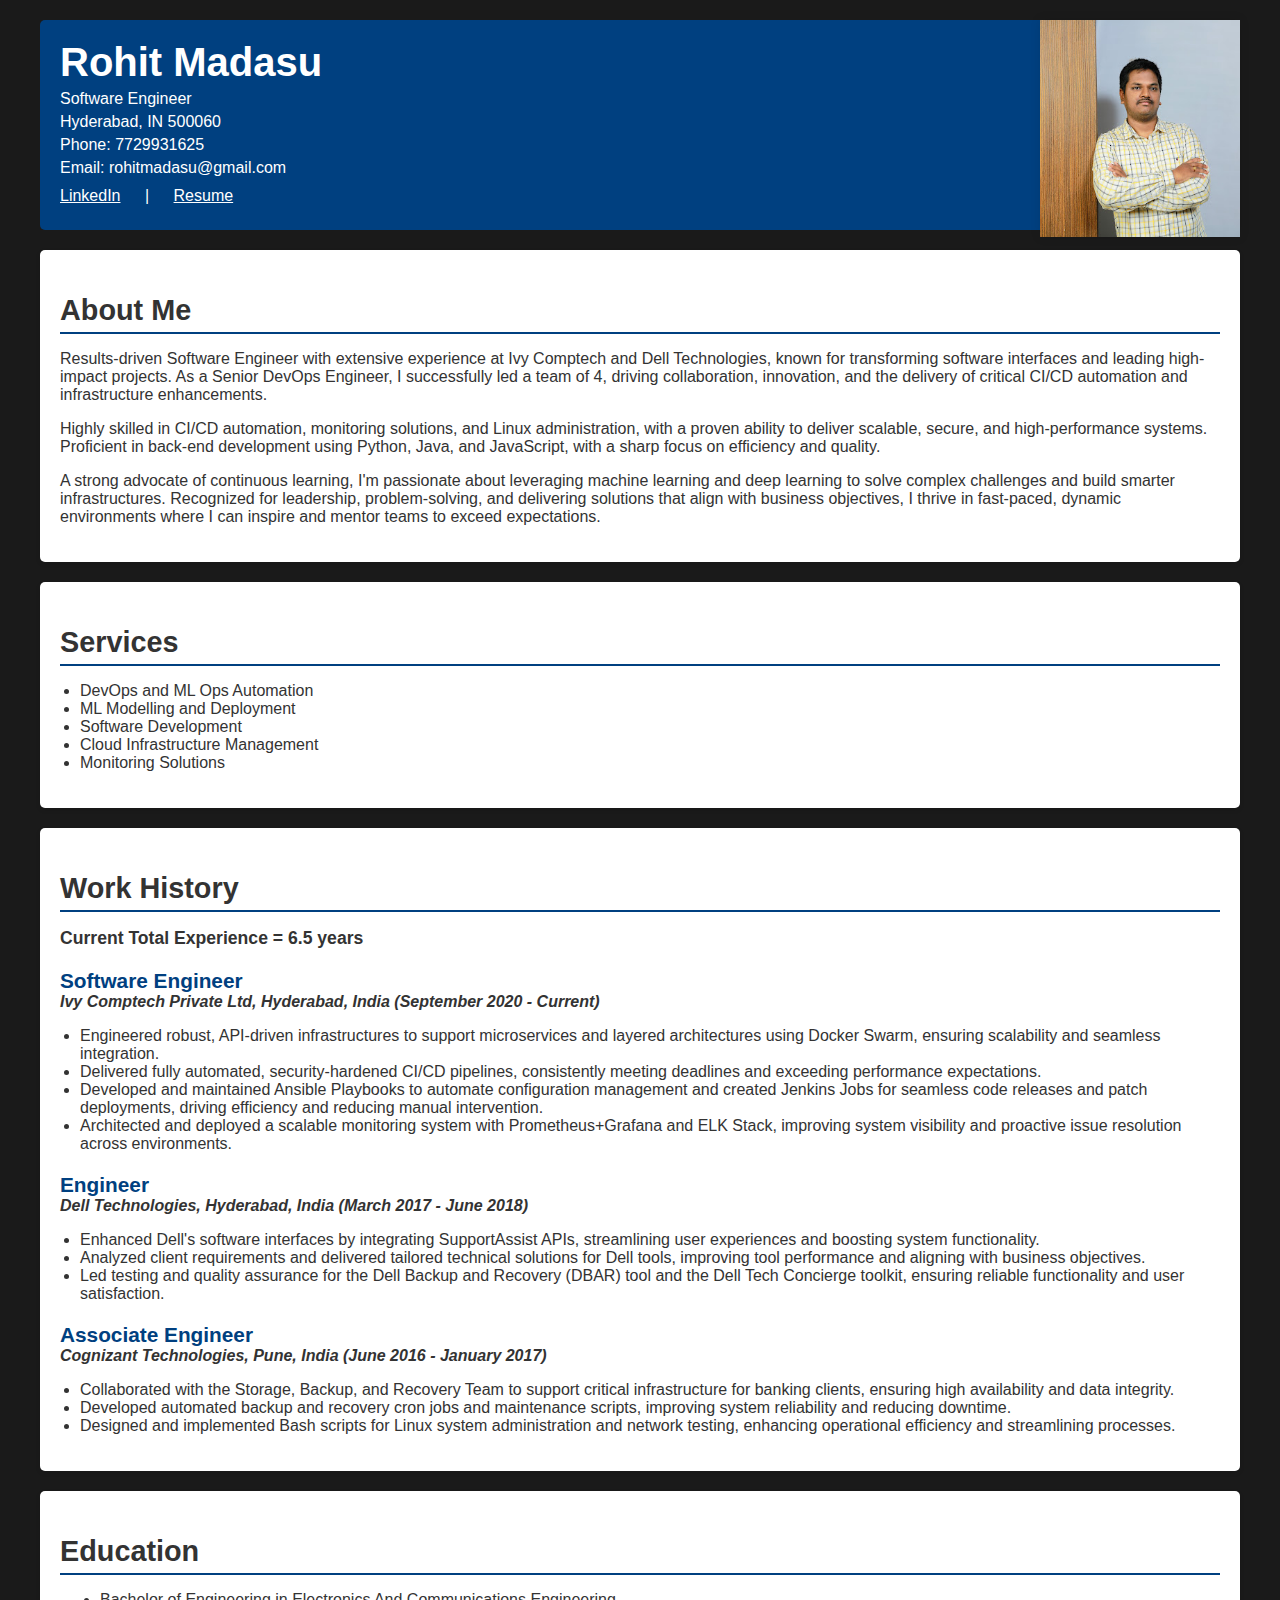
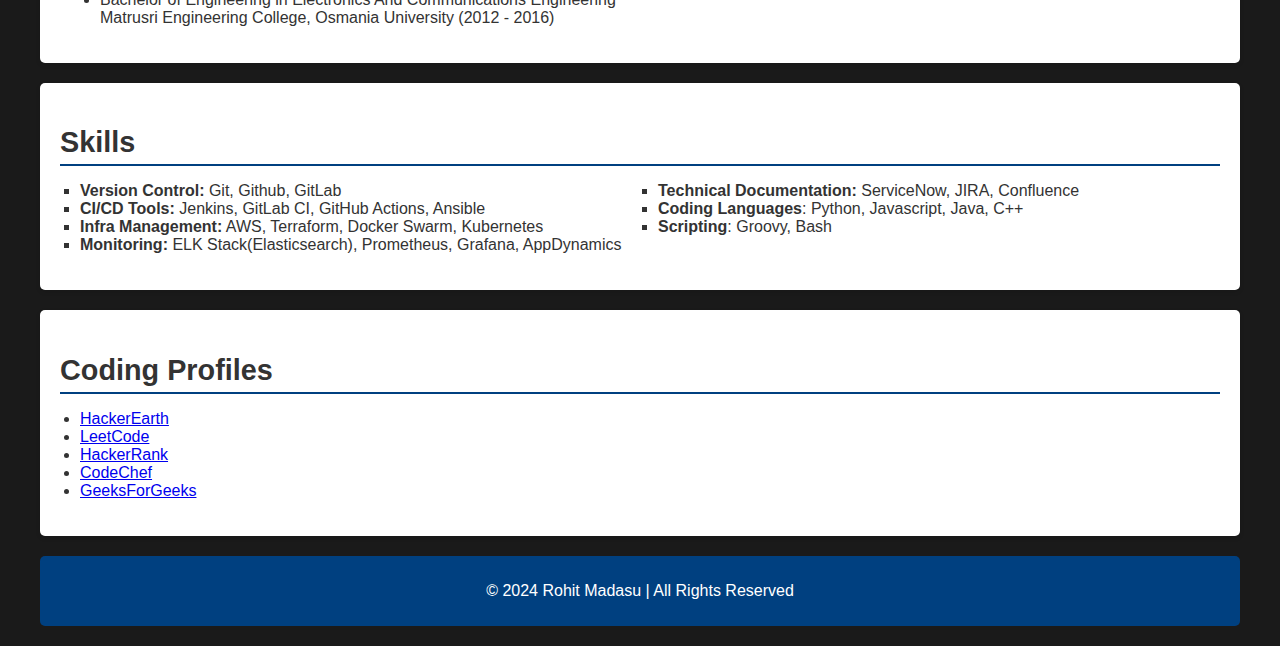
<file: index.html>
<!DOCTYPE html>
<html lang="en">
<head>
    <meta charset="UTF-8">
    <meta name="viewport" content="width=device-width, initial-scale=1.0">
    <title>Rohit Madasu - Software Engineer</title>
    <link rel="stylesheet" href="styles.css">
</head>
<body>
    <div class="container">
        <div id="profile-image">
            <img src="rohit_image1.jpg" alt="Rohit Madasu">
        </div>
        
        <header>
            <h1>Rohit Madasu</h1>
            <p>Software Engineer</p>
            <p>Hyderabad, IN 500060</p>
            <p>Phone: 7729931625</p>
            <p>Email: <a href="mailto:rohitmadasu@gmail.com">rohitmadasu@gmail.com</a></p>
            <p class="profile-links">
                <a href="https://www.linkedin.com/in/rohit-madasu-33059914a/" target="_blank">LinkedIn</a>
                <span class="link-separator">|</span>
                <a href="https://drive.google.com/file/d/1c38q5RT3ZhCeit8EJIvWb2KcnL9UpU37/view?usp=sharing" target="_blank" download>Resume</a>
            </p>
        </header>

        <main>
            <section id="about" class="section">
                <h2>About Me</h2>
                <p>Results-driven Software Engineer with extensive experience at Ivy Comptech and Dell Technologies, known for transforming software interfaces and leading high-impact projects. As a Senior DevOps Engineer, I successfully led a team of 4, driving collaboration, innovation, and the delivery of critical CI/CD automation and infrastructure enhancements.</p>
                <p>Highly skilled in CI/CD automation, monitoring solutions, and Linux administration, with a proven ability to deliver scalable, secure, and high-performance systems. Proficient in back-end development using Python, Java, and JavaScript, with a sharp focus on efficiency and quality.</p>
                <p>A strong advocate of continuous learning, I'm passionate about leveraging machine learning and deep learning to solve complex challenges and build smarter infrastructures. Recognized for leadership, problem-solving, and delivering solutions that align with business objectives, I thrive in fast-paced, dynamic environments where I can inspire and mentor teams to exceed expectations.</p>
            </section>

            <section id="services" class="section">
                <h2>Services</h2>
                <ul>
                    <li>DevOps and ML Ops Automation</li>
                    <li>ML Modelling and Deployment</li>
                    <li>Software Development</li>
                    <li>Cloud Infrastructure Management</li>
                    <li>Monitoring Solutions</li>
                </ul>
            </section>

            <section id="work" class="section">
                <h2>Work History</h2>
                <p><strong>Current Total Experience = 6.5 years</strong></p>
                <div class="job">
                    <h3>Software Engineer</h3>
                    <h4>Ivy Comptech Private Ltd, Hyderabad, India (September 2020 - Current)</h4>
                    <ul>
                        <li>Engineered robust, API-driven infrastructures to support microservices and layered architectures using Docker Swarm, ensuring scalability and seamless integration.</li>
                        <li>Delivered fully automated, security-hardened CI/CD pipelines, consistently meeting deadlines and exceeding performance expectations.</li>
                        <li>Developed and maintained Ansible Playbooks to automate configuration management and created Jenkins Jobs for seamless code releases and patch deployments, driving efficiency and reducing manual intervention.</li>
                        <li>Architected and deployed a scalable monitoring system with Prometheus+Grafana and ELK Stack, improving system visibility and proactive issue resolution across environments.</li>
                    </ul>
                </div>
                <div class="job">
                    <h3>Engineer</h3>
                    <h4>Dell Technologies, Hyderabad, India (March 2017 - June 2018)</h4>
                    <ul>
                        <li>Enhanced Dell's software interfaces by integrating SupportAssist APIs, streamlining user experiences and boosting system functionality.</li>
                        <li>Analyzed client requirements and delivered tailored technical solutions for Dell tools, improving tool performance and aligning with business objectives.</li>
                        <li>Led testing and quality assurance for the Dell Backup and Recovery (DBAR) tool and the Dell Tech Concierge toolkit, ensuring reliable functionality and user satisfaction.</li>
                    </ul>
                </div>
                <div class="job">
                    <h3>Associate Engineer</h3>
                    <h4>Cognizant Technologies, Pune, India (June 2016 - January 2017)</h4>
                    <ul>
                        <li>Collaborated with the Storage, Backup, and Recovery Team to support critical infrastructure for banking clients, ensuring high availability and data integrity.</li>
                        <li>Developed automated backup and recovery cron jobs and maintenance scripts, improving system reliability and reducing downtime.</li>
                        <li>Designed and implemented Bash scripts for Linux system administration and network testing, enhancing operational efficiency and streamlining processes.</li>
                    </ul>
                </div>
            </section>

            <section id="education" class="section">
                <h2>Education</h2>
                <ul>
                    <li><p>Bachelor of Engineering in Electronics And Communications Engineering<br>
                Matrusri Engineering College, Osmania University (2012 - 2016)</p></li>
                </ul>
            </section>

            <section id="skills" class="section">
                <h2>Skills</h2>
                <ul>
                    <li><strong>Version Control:</strong> Git, Github, GitLab</li>
                    <li><strong>CI/CD Tools:</strong> Jenkins, GitLab CI, GitHub Actions, Ansible</li>
                    <li><strong>Infra Management:</strong> AWS, Terraform, Docker Swarm, Kubernetes</li>
                    <li><strong>Monitoring:</strong> ELK Stack(Elasticsearch), Prometheus, Grafana, AppDynamics</li>
                    <li><strong>Technical Documentation:</strong> ServiceNow, JIRA, Confluence</li>
                    <li><strong>Coding Languages</strong>: Python, Javascript, Java, C++</li>
                    <li><strong>Scripting</strong>: Groovy, Bash</li>
                </ul>
            </section>

            <section id="coding-profiles" class="section">
                <h2>Coding Profiles</h2>
                <ul>
                    <li><a href="https://www.hackerearth.com/@rohit4298/" target="_blank">HackerEarth</a></li>
                    <li><a href="https://leetcode.com/u/Rohit_1709/" target="_blank">LeetCode</a></li>
                    <li><a href="https://www.hackerrank.com/profile/rohitmadasu" target="_blank">HackerRank</a></li>
                    <li><a href="https://www.codechef.com/users/rohit_madasu" target="_blank">CodeChef</a></li>
                    <li><a href="https://www.geeksforgeeks.org/user/rohitmadasu/" target="_blank">GeeksForGeeks</a></li>
                </ul>
            </section>
        </main>

        <footer>
            <p>© 2024 Rohit Madasu | All Rights Reserved</p>
        </footer>
    </div>
</body>
</html>
</file>
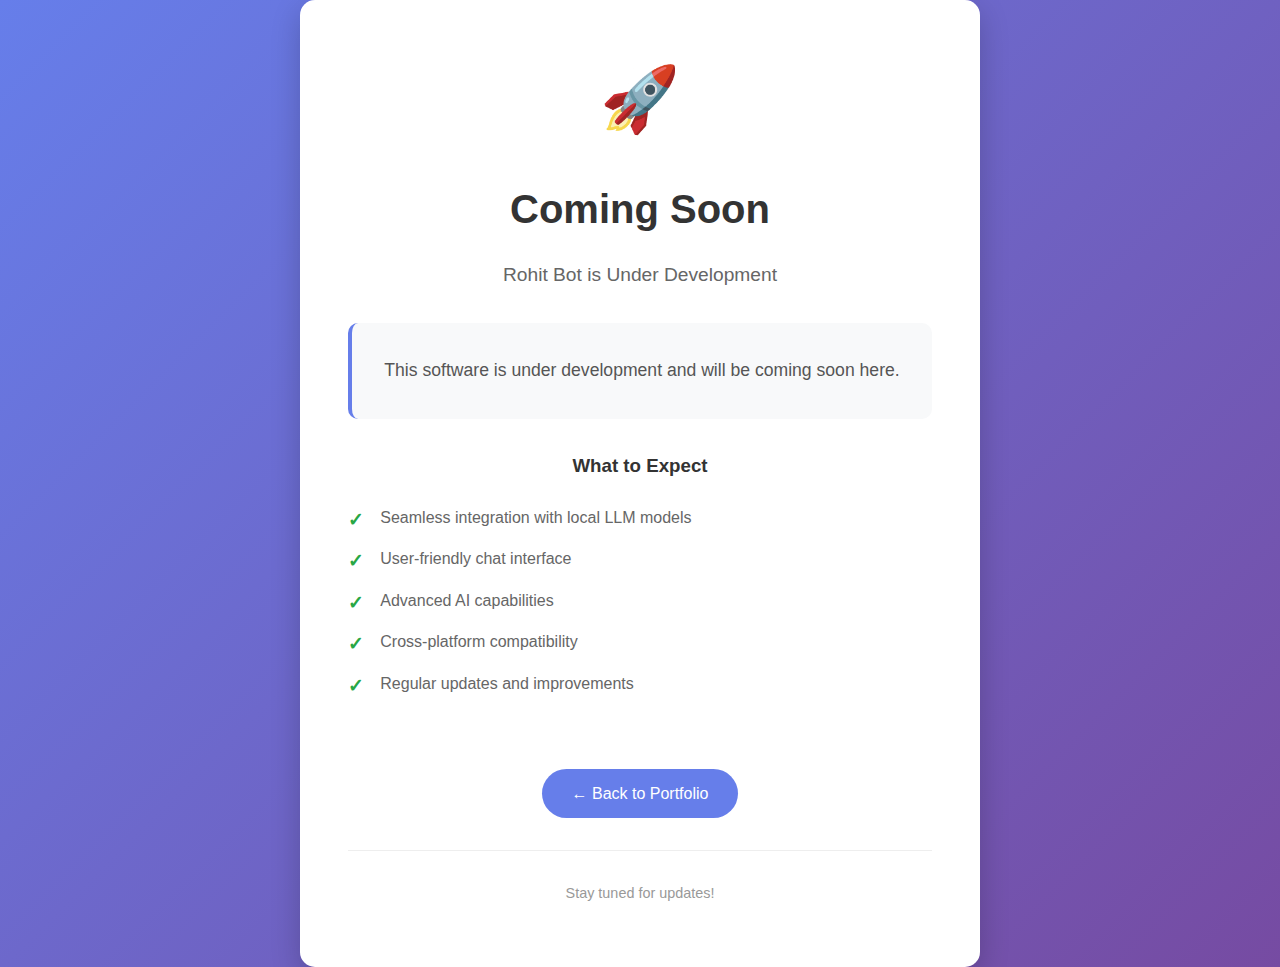
<file: coming-soon.html>
<!DOCTYPE html>
<html lang="en">
<head>
    <meta charset="UTF-8">
    <meta name="viewport" content="width=device-width, initial-scale=1.0">
    <title>Coming Soon - Rohit Bot</title>
    <style>
        body {
            font-family: 'Segoe UI', Arial, sans-serif;
            line-height: 1.6;
            margin: 0;
            padding: 0;
            background: linear-gradient(135deg, #667eea 0%, #764ba2 100%);
            min-height: 100vh;
            display: flex;
            align-items: center;
            justify-content: center;
        }
        
        .container {
            max-width: 600px;
            margin: 0 auto;
            background-color: white;
            padding: 3rem;
            border-radius: 15px;
            box-shadow: 0 10px 30px rgba(0, 0, 0, 0.2);
            text-align: center;
            animation: fadeInUp 0.8s ease-out;
        }
        
        @keyframes fadeInUp {
            from {
                opacity: 0;
                transform: translateY(30px);
            }
            to {
                opacity: 1;
                transform: translateY(0);
            }
        }
        
        .icon {
            font-size: 4rem;
            color: #667eea;
            margin-bottom: 1.5rem;
            animation: pulse 2s infinite;
        }
        
        @keyframes pulse {
            0% {
                transform: scale(1);
            }
            50% {
                transform: scale(1.1);
            }
            100% {
                transform: scale(1);
            }
        }
        
        h1 {
            color: #333;
            font-size: 2.5rem;
            margin-bottom: 1rem;
            font-weight: 700;
        }
        
        .subtitle {
            color: #666;
            font-size: 1.2rem;
            margin-bottom: 2rem;
            font-weight: 300;
        }
        
        .message {
            background-color: #f8f9fa;
            padding: 2rem;
            border-radius: 10px;
            border-left: 4px solid #667eea;
            margin: 2rem 0;
        }
        
        .message p {
            color: #555;
            font-size: 1.1rem;
            margin: 0;
            line-height: 1.8;
        }
        
        .features {
            text-align: left;
            margin: 2rem 0;
        }
        
        .features h3 {
            color: #333;
            margin-bottom: 1rem;
            text-align: center;
        }
        
        .features ul {
            list-style: none;
            padding: 0;
        }
        
        .features li {
            padding: 0.5rem 0;
            color: #666;
            position: relative;
            padding-left: 2rem;
        }
        
        .features li:before {
            content: "✓";
            position: absolute;
            left: 0;
            color: #28a745;
            font-weight: bold;
            font-size: 1.2rem;
        }
        
        .back-button {
            display: inline-block;
            padding: 12px 30px;
            background-color: #667eea;
            color: white;
            text-decoration: none;
            border-radius: 25px;
            transition: all 0.3s ease;
            font-weight: 500;
            margin-top: 2rem;
        }
        
        .back-button:hover {
            background-color: #5a6fd8;
            transform: translateY(-2px);
            box-shadow: 0 5px 15px rgba(102, 126, 234, 0.4);
        }
        
        .footer {
            margin-top: 2rem;
            padding-top: 1rem;
            border-top: 1px solid #eee;
            color: #999;
            font-size: 0.9rem;
        }
        
        @media (max-width: 768px) {
            .container {
                margin: 20px;
                padding: 2rem;
            }
            
            h1 {
                font-size: 2rem;
            }
            
            .subtitle {
                font-size: 1rem;
            }
            
            .icon {
                font-size: 3rem;
            }
        }
    </style>
</head>
<body>
    <div class="container">
        <div class="icon">🚀</div>
        <h1>Coming Soon</h1>
        <p class="subtitle">Rohit Bot is Under Development</p>
        
        <div class="message">
            <p>This software is under development and will be coming soon here.</p>
        </div>
        
        <div class="features">
            <h3>What to Expect</h3>
            <ul>
                <li>Seamless integration with local LLM models</li>
                <li>User-friendly chat interface</li>
                <li>Advanced AI capabilities</li>
                <li>Cross-platform compatibility</li>
                <li>Regular updates and improvements</li>
            </ul>
        </div>
        
        <a href="index2.html" class="back-button">← Back to Portfolio</a>
        
        <div class="footer">
            <p>Stay tuned for updates!</p>
        </div>
    </div>
</body>
</html>
</file>
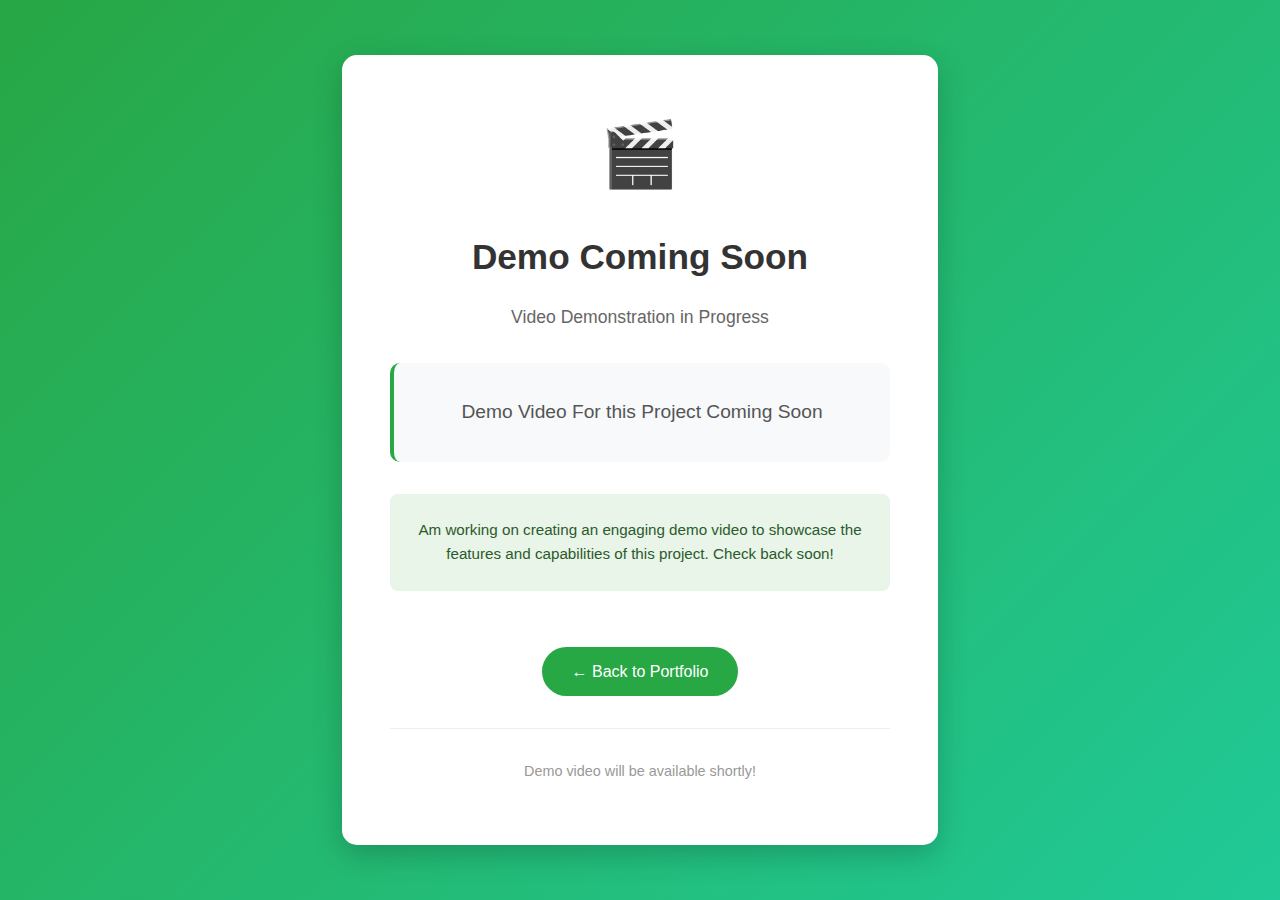
<file: demo-soon.html>
<!DOCTYPE html>
<html lang="en">
<head>
    <meta charset="UTF-8">
    <meta name="viewport" content="width=device-width, initial-scale=1.0">
    <title>Demo Coming Soon</title>
    <style>
        body {
            font-family: 'Segoe UI', Arial, sans-serif;
            line-height: 1.6;
            margin: 0;
            padding: 0;
            background: linear-gradient(135deg, #28a745 0%, #20c997 100%);
            min-height: 100vh;
            display: flex;
            align-items: center;
            justify-content: center;
        }
        
        .container {
            max-width: 500px;
            margin: 0 auto;
            background-color: white;
            padding: 3rem;
            border-radius: 15px;
            box-shadow: 0 10px 30px rgba(0, 0, 0, 0.2);
            text-align: center;
            animation: fadeInUp 0.8s ease-out;
        }
        
        @keyframes fadeInUp {
            from {
                opacity: 0;
                transform: translateY(30px);
            }
            to {
                opacity: 1;
                transform: translateY(0);
            }
        }
        
        .icon {
            font-size: 4rem;
            color: #28a745;
            margin-bottom: 1.5rem;
            animation: bounce 2s infinite;
        }
        
        @keyframes bounce {
            0%, 20%, 50%, 80%, 100% {
                transform: translateY(0);
            }
            40% {
                transform: translateY(-10px);
            }
            60% {
                transform: translateY(-5px);
            }
        }
        
        h1 {
            color: #333;
            font-size: 2.2rem;
            margin-bottom: 1rem;
            font-weight: 700;
        }
        
        .subtitle {
            color: #666;
            font-size: 1.1rem;
            margin-bottom: 2rem;
            font-weight: 300;
        }
        
        .message {
            background-color: #f8f9fa;
            padding: 2rem;
            border-radius: 10px;
            border-left: 4px solid #28a745;
            margin: 2rem 0;
        }
        
        .message p {
            color: #555;
            font-size: 1.2rem;
            margin: 0;
            line-height: 1.8;
            font-weight: 500;
        }
        
        .info {
            background-color: #e8f5e8;
            padding: 1.5rem;
            border-radius: 8px;
            margin: 1.5rem 0;
        }
        
        .info p {
            color: #2d5a2d;
            margin: 0;
            font-size: 0.95rem;
        }
        
        .back-button {
            display: inline-block;
            padding: 12px 30px;
            background-color: #28a745;
            color: white;
            text-decoration: none;
            border-radius: 25px;
            transition: all 0.3s ease;
            font-weight: 500;
            margin-top: 2rem;
        }
        
        .back-button:hover {
            background-color: #218838;
            transform: translateY(-2px);
            box-shadow: 0 5px 15px rgba(40, 167, 69, 0.4);
        }
        
        .footer {
            margin-top: 2rem;
            padding-top: 1rem;
            border-top: 1px solid #eee;
            color: #999;
            font-size: 0.9rem;
        }
        
        @media (max-width: 768px) {
            .container {
                margin: 20px;
                padding: 2rem;
            }
            
            h1 {
                font-size: 1.8rem;
            }
            
            .subtitle {
                font-size: 1rem;
            }
            
            .icon {
                font-size: 3rem;
            }
            
            .message p {
                font-size: 1.1rem;
            }
        }
    </style>
</head>
<body>
    <div class="container">
        <div class="icon">🎬</div>
        <h1>Demo Coming Soon</h1>
        <p class="subtitle">Video Demonstration in Progress</p>
        
        <div class="message">
            <p>Demo Video For this Project Coming Soon</p>
        </div>
        
        <div class="info">
            <p>Am working on creating an engaging demo video to showcase the features and capabilities of this project. Check back soon!</p>
        </div>
        
        <a href="index.html" class="back-button">← Back to Portfolio</a>
        
        <div class="footer">
            <p>Demo video will be available shortly!</p>
        </div>
    </div>
</body>
</html>
</file>
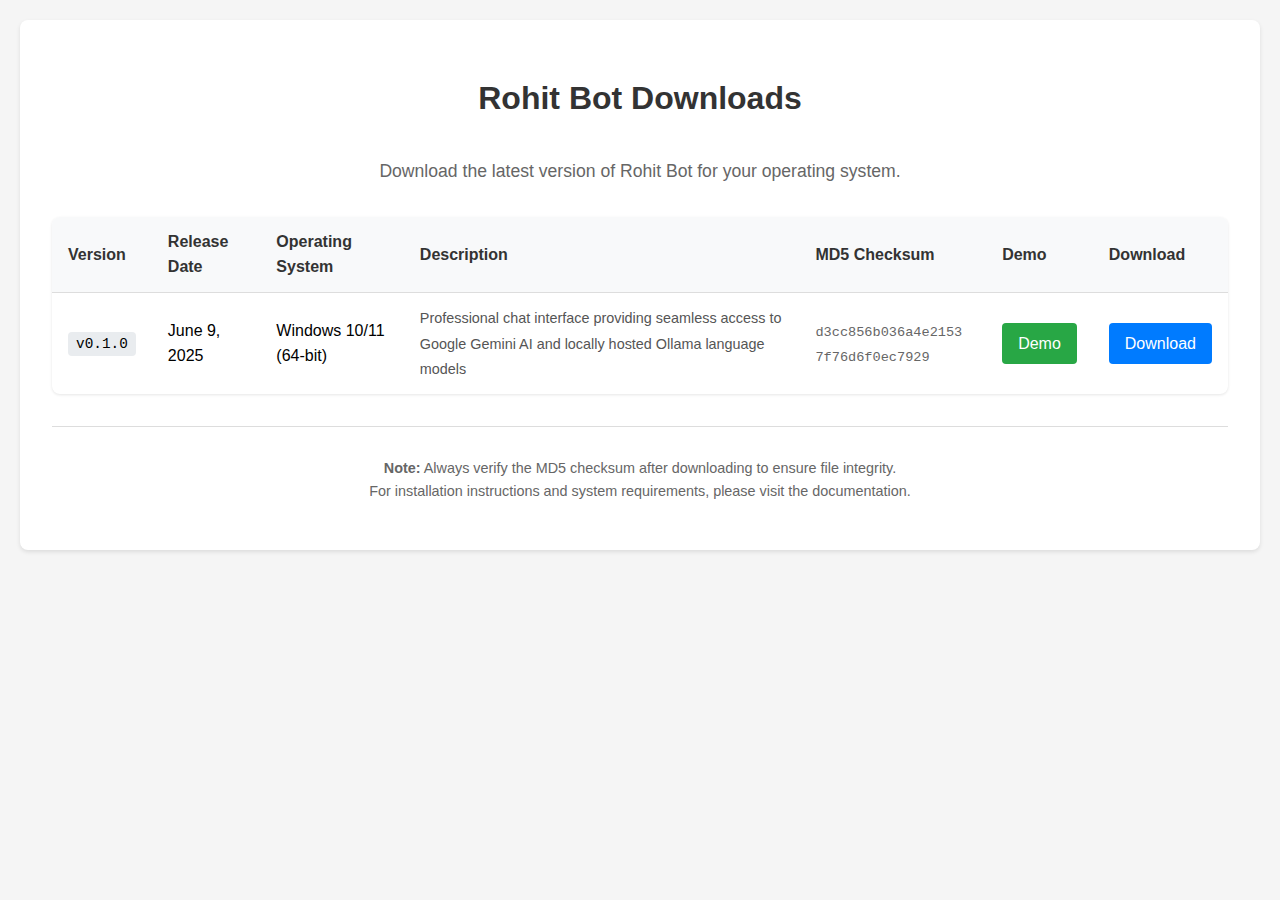
<file: rohit_bot_download.html>
<!DOCTYPE html>
<html lang="en">
<head>
    <meta charset="UTF-8">
    <meta name="viewport" content="width=device-width, initial-scale=1.0">
    <title>Rohit Bot Downloads</title>
    <style>
        body {
            font-family: 'Segoe UI', Arial, sans-serif;
            line-height: 1.6;
            margin: 0;
            padding: 20px;
            background-color: #f5f5f5;
        }
        
        .container {
            max-width: 1200px;
            margin: 0 auto;
            background-color: white;
            padding: 2rem;
            border-radius: 8px;
            box-shadow: 0 2px 4px rgba(0, 0, 0, 0.1);
        }
        
        h1 {
            color: #333;
            text-align: center;
            margin-bottom: 2rem;
        }
        
        .description {
            text-align: center;
            color: #666;
            margin-bottom: 2rem;
            font-size: 1.1rem;
        }
        
        table {
            width: 100%;
            border-collapse: collapse;
            margin-top: 20px;
            background-color: white;
            border-radius: 8px;
            overflow: hidden;
            box-shadow: 0 1px 3px rgba(0, 0, 0, 0.1);
        }
        
        th, td {
            padding: 12px 16px;
            text-align: left;
            border-bottom: 1px solid #ddd;
        }
        
        th {
            background-color: #f8f9fa;
            font-weight: 600;
            color: #333;
        }
        
        tr:hover {
            background-color: #f8f9fa;
        }
        
        tr:last-child td {
            border-bottom: none;
        }
        
        .download-button {
            display: inline-block;
            padding: 8px 16px;
            background-color: #007bff;
            color: white;
            text-decoration: none;
            border-radius: 4px;
            transition: all 0.2s;
            font-weight: 500;
        }

        .download-button:hover {
            background-color: #0056b3;
            transform: translateY(-1px);
        }

        .demo-button {
            display: inline-block;
            padding: 8px 16px;
            background-color: #28a745;
            color: white;
            text-decoration: none;
            border-radius: 4px;
            transition: all 0.2s;
            font-weight: 500;
        }

        .demo-button:hover {
            background-color: #218838;
            transform: translateY(-1px);
        }

        .description-text {
            font-size: 0.9rem;
            color: #555;
            line-height: 1.4;
        }
        
        .version-badge {
            background-color: #e9ecef;
            padding: 4px 8px;
            border-radius: 4px;
            font-family: 'Courier New', monospace;
            font-size: 0.9rem;
        }
        
        .checksum {
            font-family: 'Courier New', monospace;
            font-size: 0.85rem;
            color: #666;
            word-break: break-all;
        }
        
        .footer {
            text-align: center;
            margin-top: 2rem;
            padding-top: 1rem;
            border-top: 1px solid #ddd;
            color: #666;
            font-size: 0.9rem;
        }
        
        @media (max-width: 768px) {
            .container {
                padding: 1rem;
                margin: 10px;
            }

            table {
                font-size: 0.9rem;
            }

            th, td {
                padding: 8px;
            }

            .checksum {
                font-size: 0.75rem;
            }

            .description-text {
                font-size: 0.8rem;
            }

            .download-button, .demo-button {
                padding: 6px 12px;
                font-size: 0.85rem;
            }
        }
    </style>
</head>
<body>
    <div class="container">
        <h1>Rohit Bot Downloads</h1>
        <p class="description">
            Download the latest version of Rohit Bot for your operating system.
        </p>
        
        <table>
            <thead>
                <tr>
                    <th>Version</th>
                    <th>Release Date</th>
                    <th>Operating System</th>
                    <th>Description</th>
                    <th>MD5 Checksum</th>
                    <th>Demo</th>
                    <th>Download</th>
                </tr>
            </thead>
            <tbody>
                <tr>
                    <td><span class="version-badge">v0.1.0</span></td>
                    <td>June 9, 2025</td>
                    <td>Windows 10/11 (64-bit)</td>
                    <td><span class="description-text">Professional chat interface providing seamless access to Google Gemini AI and locally hosted Ollama language models</span></td>
                    <td><span class="checksum">d3cc856b036a4e21537f76d6f0ec7929</span></td>
                    <td><a href="demo-soon.html" class="demo-button">Demo</a></td>
                    <td><a href="https://rohit-public-downloads.s3.us-east-1.amazonaws.com/Rohit-bot/Rohit-Bot-0.1.0.zip" class="download-button">Download</a></td>
                </tr>
            </tbody>
        </table>
        
        <div class="footer">
            <p>
                <strong>Note:</strong> Always verify the MD5 checksum after downloading to ensure file integrity.<br>
                For installation instructions and system requirements, please visit the documentation.
            </p>
        </div>
    </div>
</body>
</html>
</file>
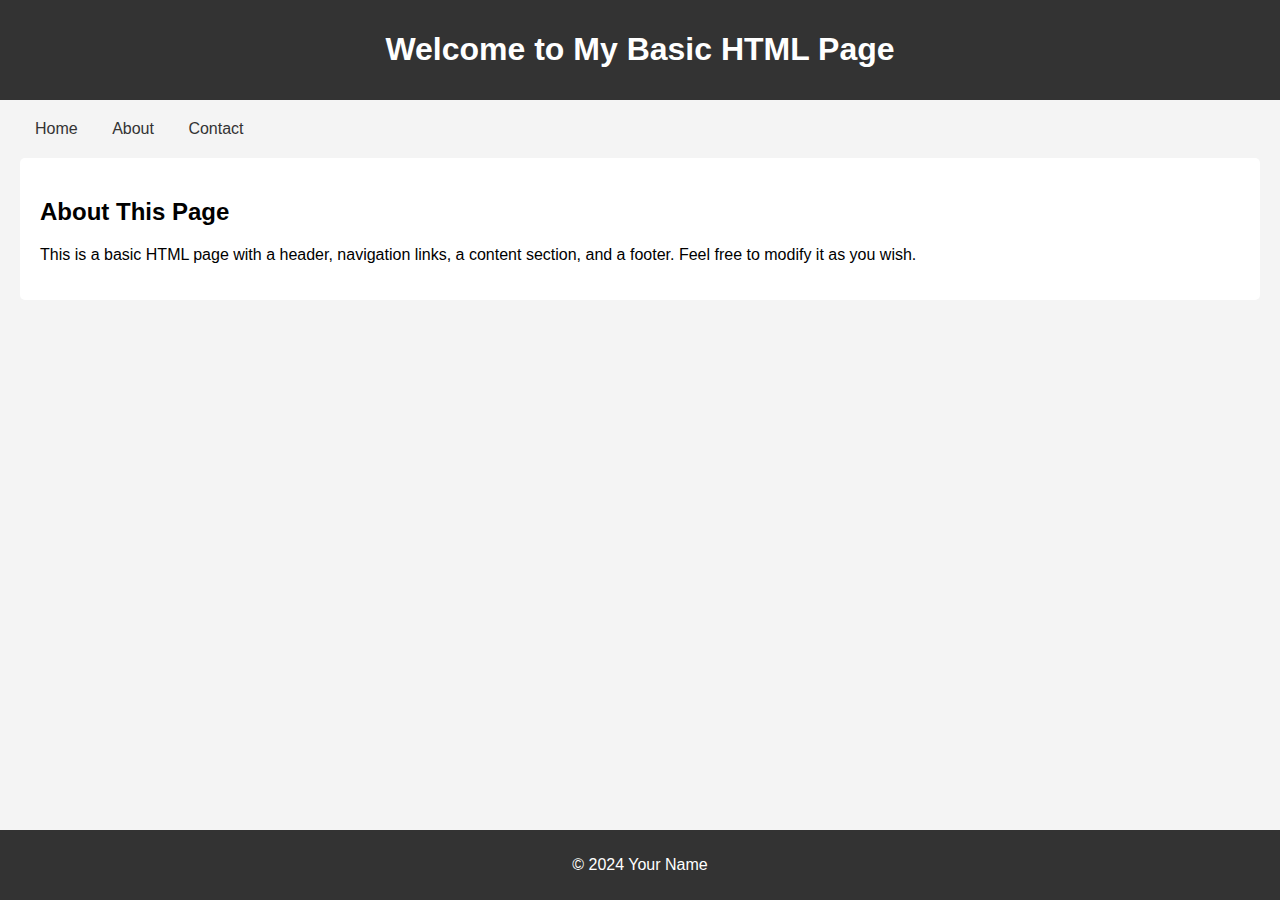
<file: welcome_page.html>
<!DOCTYPE html>
<html lang="en">
<head>
    <meta charset="UTF-8">
    <meta name="viewport" content="width=device-width, initial-scale=1.0">
    <meta http-equiv="X-UA-Compatible" content="ie=edge">
    <title>Basic HTML Page</title>
    <style>
        body {
            font-family: Arial, sans-serif;
            margin: 0;
            padding: 0;
            background-color: #f4f4f4;
        }
        header {
            background-color: #333;
            color: #fff;
            padding: 10px 0;
            text-align: center;
        }
        nav {
            margin: 20px;
        }
        nav a {
            text-decoration: none;
            margin: 0 15px;
            color: #333;
        }
        section {
            margin: 20px;
            padding: 20px;
            background-color: #fff;
            border-radius: 5px;
        }
        footer {
            text-align: center;
            padding: 10px 0;
            background-color: #333;
            color: #fff;
            position: fixed;
            width: 100%;
            bottom: 0;
        }
    </style>
</head>
<body>

    <header>
        <h1>Welcome to My Basic HTML Page</h1>
    </header>

    <nav>
        <a href="#">Home</a>
        <a href="#">About</a>
        <a href="#">Contact</a>
    </nav>

    <section>
        <h2>About This Page</h2>
        <p>This is a basic HTML page with a header, navigation links, a content section, and a footer. Feel free to modify it as you wish.</p>
    </section>

    <footer>
        <p>&copy; 2024 Your Name</p>
    </footer>

</body>
</html>
</file>
<file: styles.css>
body {
    font-family: Arial, sans-serif;
    margin: 0;
    padding: 0;
    background-color: #1a1a1a;
    color: #333;
}

.container {
    max-width: 1200px;
    margin: 0 auto;
    padding: 20px;
    position: relative;
}

#profile-image {
    position: absolute;
    top: 20px;
    right: 20px;
    z-index: 1000;
}

#profile-image img {
    width: 200px;
    height: 217px;
    box-shadow: 0 0 10px rgba(0, 0, 0, 0.1);
}

header {
    background-color: #004080;
    color: white;
    padding: 20px;
    border-radius: 5px;
    margin-bottom: 20px;
}

header h1 {
    margin: 0;
    font-size: 2.5em;
}

header p {
    margin: 5px 0;
}

.profile-links {
    margin-top: 10px;
}

.profile-links a {
    color: #ffffff;
    text-decoration: underline;
    margin-right: 10px;
    margin-left: 10px;
}

.profile-links a:first-child {
    margin-left: 0;
}

.profile-links a:last-child {
    margin-right: 0;
}

.link-separator {
    color: #ffffff;
    margin: 0 10px;
}

header a {
    color: #ffffff;
    text-decoration: none;
    margin-right: 10px;
}

header a:hover {
    text-decoration: underline;
}

.section {
    padding: 20px;
    margin-bottom: 20px;
    background-color: white;
    border-radius: 5px;
    box-shadow: 0 2px 5px rgba(0, 0, 0, 0.1);
}

.section h2 {
    font-size: 1.8em;
    margin-bottom: 10px;
    border-bottom: 2px solid #004080;
    padding-bottom: 5px;
}

#work p strong {
    font-size: 1.1em;
}

.job h3, .job h4 {
    margin: 0;
}

.job h3 {
    font-size: 1.3em;
    margin-top: 20px;
    color: #004080;
}

.job h4 {
    font-style: italic;
    margin-bottom: 10px;
}

.job ul, #services ul, #coding-profiles ul {
    list-style-type: disc;
    padding-left: 20px;
}

#skills ul {
    list-style-type: square;
    padding-left: 20px;
    columns: 1;
    -webkit-columns: 2;
    -moz-columns: 2;
}

footer {
    background-color: #004080;
    color: white;
    text-align: center;
    padding: 10px;
    border-radius: 5px;
    margin-top: 20px;
}

@media (max-width: 768px) {
    #profile-image {
        position: relative;
        top: 0;
        right: 0;
        text-align: center;
        margin-bottom: 20px;
    }

    header {
        margin-right: 0;
    }

    #skills ul {
        columns: 1;
        -webkit-columns: 1;
        -moz-columns: 1;
    }
}
</file>
